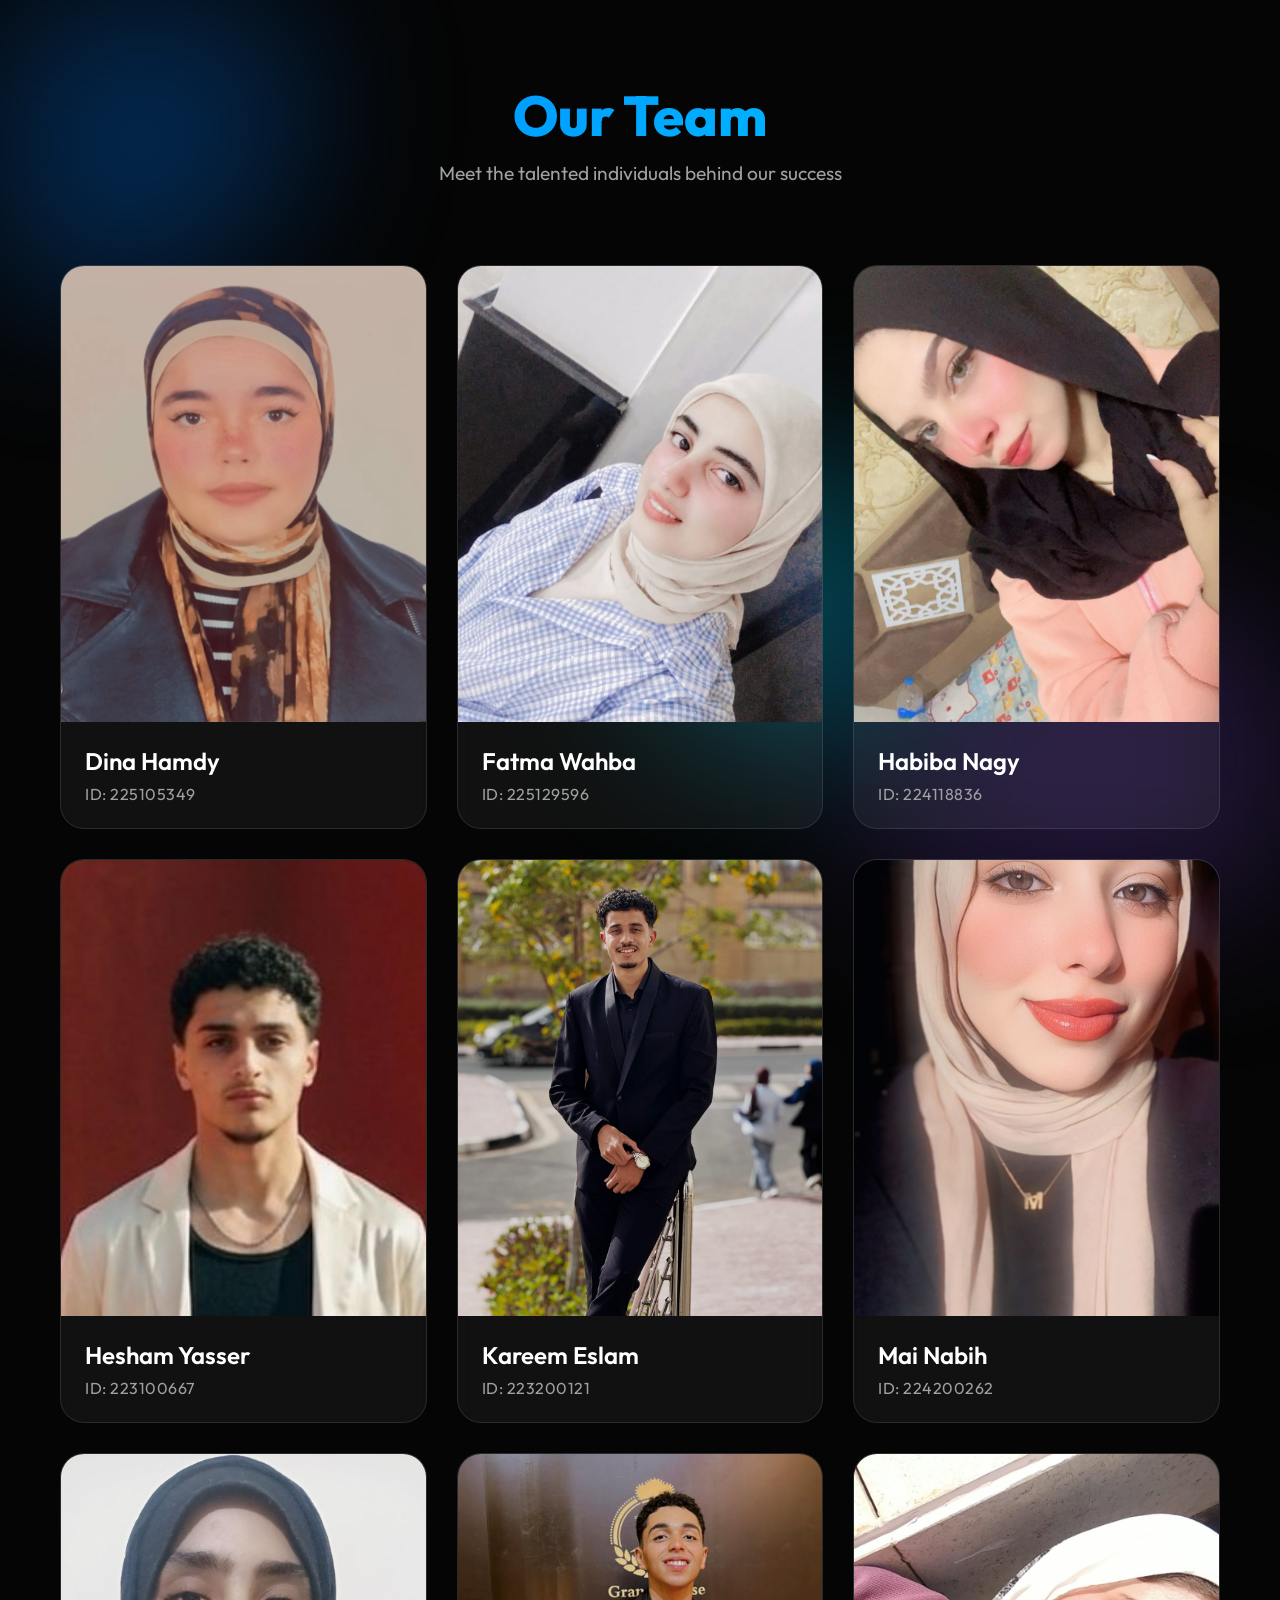
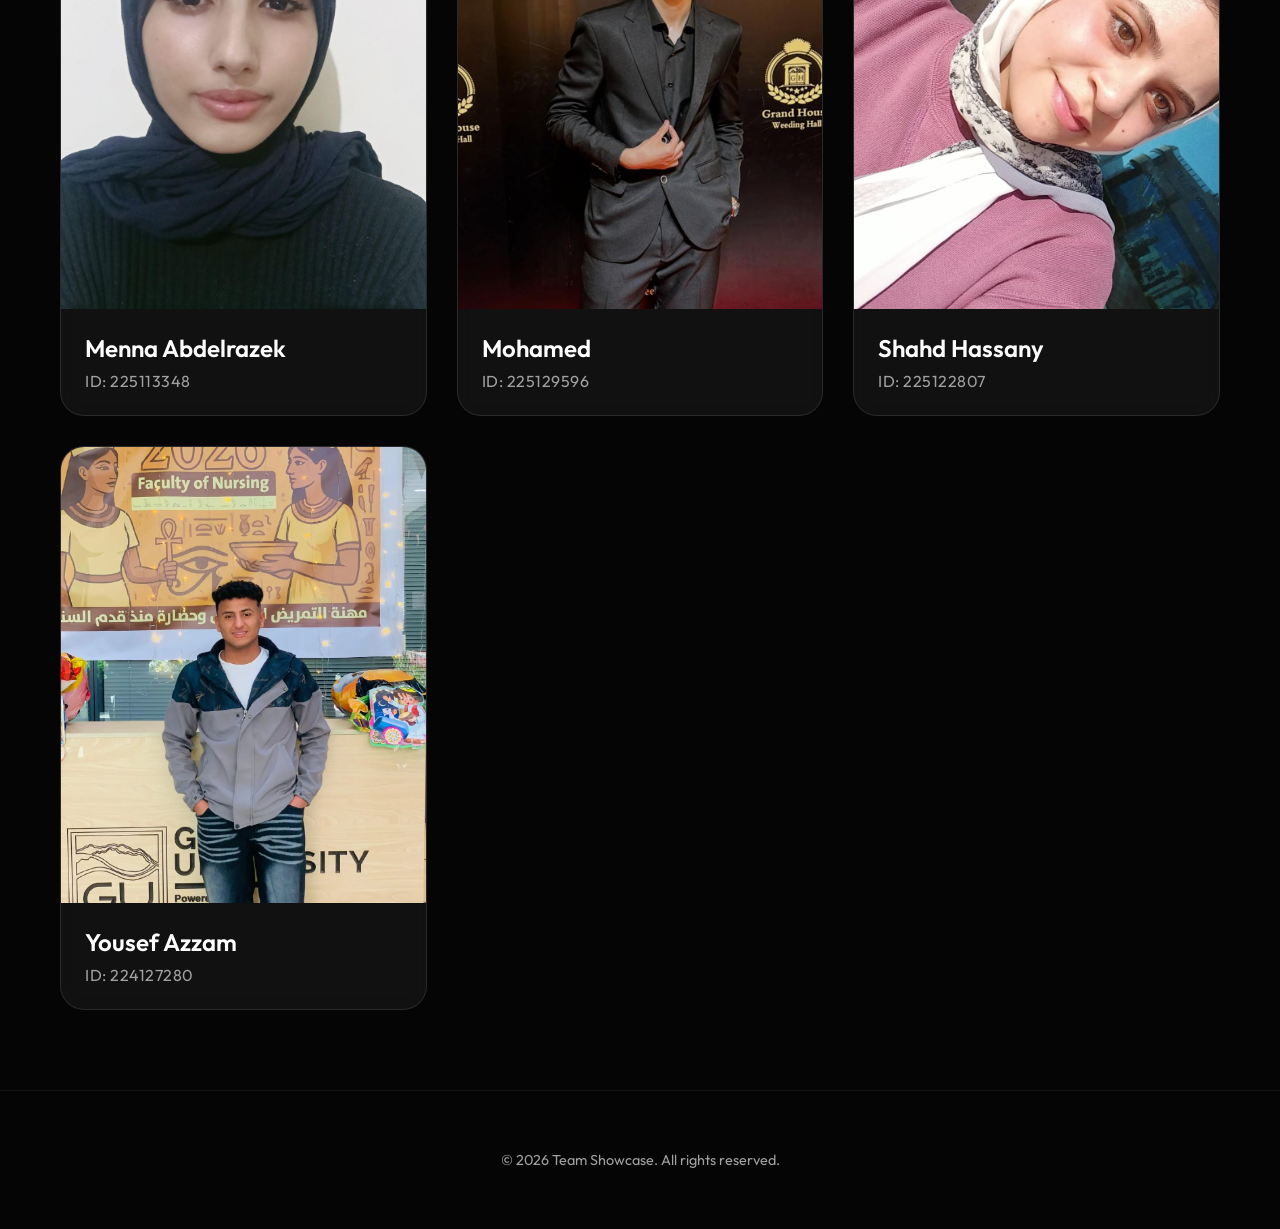
<file: index.html>
<!DOCTYPE html>
<html lang="en">
<head>
    <meta charset="UTF-8">
    <meta name="viewport" content="width=device-width, initial-scale=1.0">
    <title>Team Gallery</title>
    <link rel="stylesheet" href="style.css">
    <link rel="preconnect" href="https://fonts.googleapis.com">
    <link rel="preconnect" href="https://fonts.gstatic.com" crossorigin>
    <link href="https://fonts.googleapis.com/css2?family=Outfit:wght@300;400;600;800&display=swap" rel="stylesheet">
</head>
<body>
    <div class="background-blobs">
        <div class="blob blob-1"></div>
        <div class="blob blob-2"></div>
        <div class="blob blob-3"></div>
    </div>

    <header>
        <h1>Our Team</h1>
        <p>Meet the talented individuals behind our success</p>
    </header>

    <main>
        <div class="gallery-grid" id="gallery">
            <!-- Gallery items will be injected here if needed, or hardcoded for static simplicity -->
            <div class="card">
                <div class="image-container">
                    <img src="dina hamdy - 225105349.jpeg" alt="Dina Hamdy">
                </div>
                <div class="card-info">
                    <h3>Dina Hamdy</h3>
                    <p class="id">ID: 225105349</p>
                </div>
            </div>

            <div class="card">
                <div class="image-container">
                    <img src="fatma wahba - 225129596.jpeg" alt="Fatma Wahba">
                </div>
                <div class="card-info">
                    <h3>Fatma Wahba</h3>
                    <p class="id">ID: 225129596</p>
                </div>
            </div>

            <div class="card">
                <div class="image-container">
                    <img src="habiba nagy - 224118836.jpeg" alt="Habiba Nagy">
                </div>
                <div class="card-info">
                    <h3>Habiba Nagy</h3>
                    <p class="id">ID: 224118836</p>
                </div>
            </div>

            <div class="card">
                <div class="image-container">
                    <img src="hesham yasser - 223100667.jpeg" alt="Hesham Yasser">
                </div>
                <div class="card-info">
                    <h3>Hesham Yasser</h3>
                    <p class="id">ID: 223100667</p>
                </div>
            </div>

            <div class="card">
                <div class="image-container">
                    <img src="kareem eslam- 223200121.jpeg" alt="Kareem Eslam">
                </div>
                <div class="card-info">
                    <h3>Kareem Eslam</h3>
                    <p class="id">ID: 223200121</p>
                </div>
            </div>

            <div class="card">
                <div class="image-container">
                    <img src="mai nabih - 224200262.jpeg" alt="Mai Nabih">
                </div>
                <div class="card-info">
                    <h3>Mai Nabih</h3>
                    <p class="id">ID: 224200262</p>
                </div>
            </div>

            <div class="card">
                <div class="image-container">
                    <img src="menna abdelrazek - 225113348.jpeg" alt="Menna Abdelrazek">
                </div>
                <div class="card-info">
                    <h3>Menna Abdelrazek</h3>
                    <p class="id">ID: 225113348</p>
                </div>
            </div>

            <div class="card">
                <div class="image-container">
                    <img src="mohamed - 225129596.jpeg" alt="Mohamed">
                </div>
                <div class="card-info">
                    <h3>Mohamed</h3>
                    <p class="id">ID: 225129596</p>
                </div>
            </div>

            <div class="card">
                <div class="image-container">
                    <img src="shahd hassany - 225122807.jpeg" alt="Shahd Hassany">
                </div>
                <div class="card-info">
                    <h3>Shahd Hassany</h3>
                    <p class="id">ID: 225122807</p>
                </div>
            </div>

            <div class="card">
                <div class="image-container">
                    <img src="yousef azzam - 224127280.jpeg" alt="Yousef Azzam">
                </div>
                <div class="card-info">
                    <h3>Yousef Azzam</h3>
                    <p class="id">ID: 224127280</p>
                </div>
            </div>
        </div>
    </main>

    <footer>
        <p>&copy; 2026 Team Showcase. All rights reserved.</p>
    </footer>
</body>
</html>
</file>
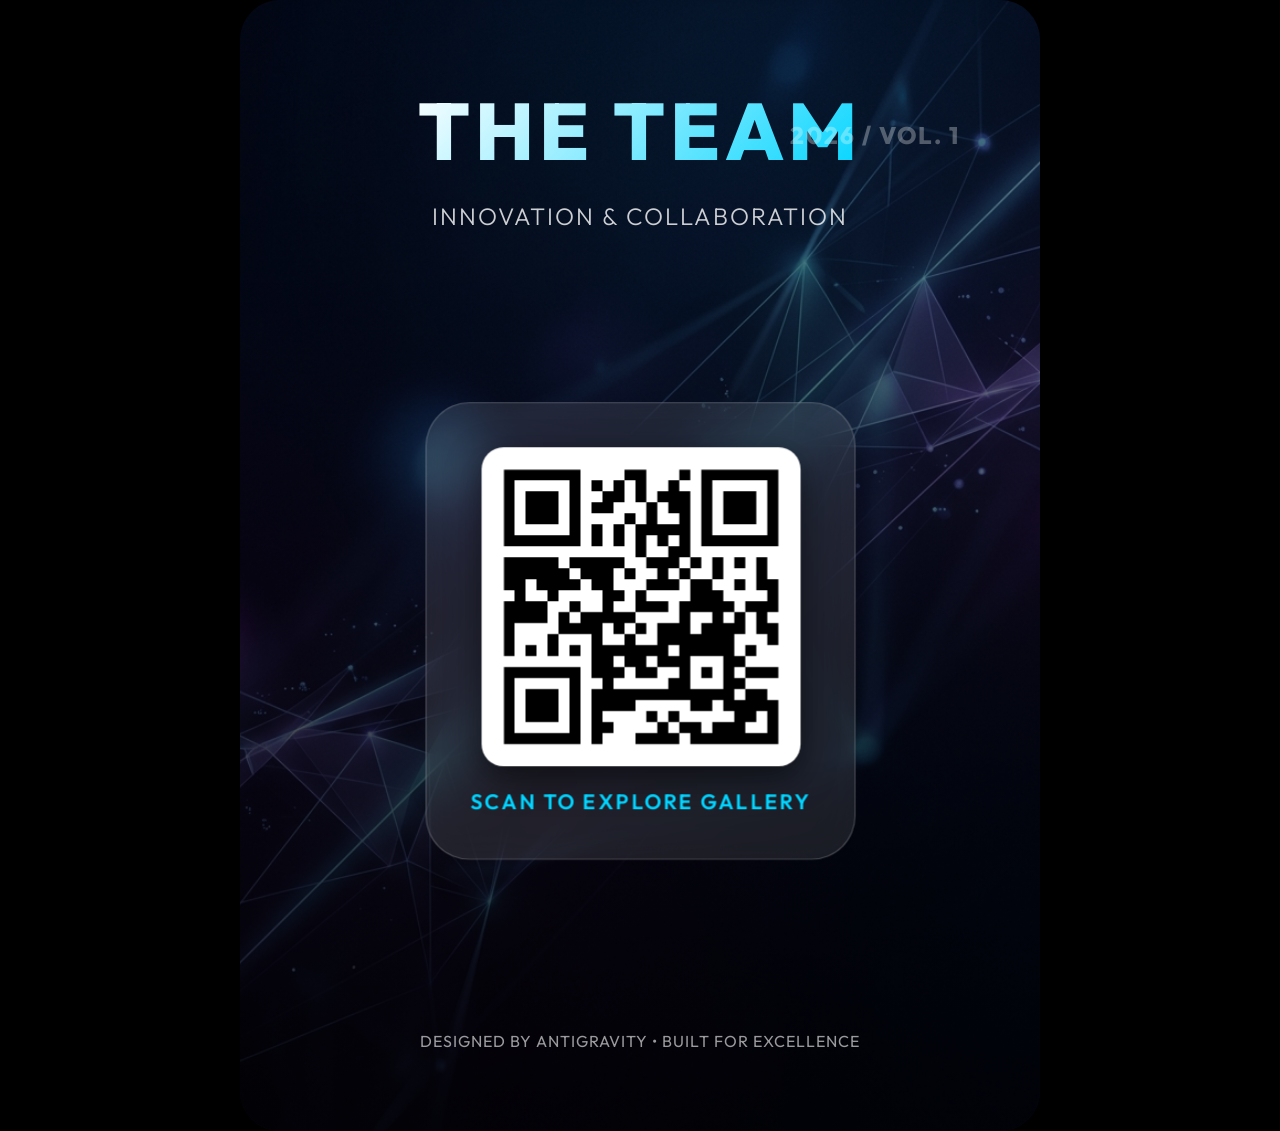
<file: poster.html>
<!DOCTYPE html>
<html lang="en">
<head>
    <meta charset="UTF-8">
    <meta name="viewport" content="width=device-width, initial-scale=1.0">
    <title>Team Poster</title>
    <link rel="preconnect" href="https://fonts.googleapis.com">
    <link rel="preconnect" href="https://fonts.gstatic.com" crossorigin>
    <link href="https://fonts.googleapis.com/css2?family=Outfit:wght@300;400;600;800&display=swap" rel="stylesheet">
    <style>
        :root {
            --accent: #00d4ff;
            --text: #ffffff;
        }

        * {
            margin: 0;
            padding: 0;
            box-sizing: border-box;
        }

        body {
            font-family: 'Outfit', sans-serif;
            background-color: #000;
            display: flex;
            justify-content: center;
            align-items: center;
            min-height: 100vh;
            color: var(--text);
        }

        .poster {
            position: relative;
            width: 800px;
            height: 1131px; /* A4 Ratio approx */
            background: url('poster_bg.png') no-repeat center center;
            background-size: cover;
            border-radius: 40px;
            overflow: hidden;
            box-shadow: 0 50px 100px rgba(0, 0, 0, 0.8);
            display: flex;
            flex-direction: column;
            align-items: center;
            padding: 80px 40px;
            text-align: center;
        }

        .poster::before {
            content: '';
            position: absolute;
            inset: 0;
            background: linear-gradient(to bottom, rgba(0,0,0,0.4) 0%, rgba(0,0,0,0.8) 100%);
            z-index: 1;
        }

        .content {
            position: relative;
            z-index: 2;
            width: 100%;
            height: 100%;
            display: flex;
            flex-direction: column;
            justify-content: space-between;
            align-items: center;
        }

        .header h1 {
            font-size: 5rem;
            font-weight: 800;
            text-transform: uppercase;
            letter-spacing: 5px;
            margin-bottom: 20px;
            background: linear-gradient(135deg, #fff 0%, var(--accent) 100%);
            -webkit-background-clip: text;
            -webkit-text-fill-color: transparent;
        }

        .header p {
            font-size: 1.5rem;
            font-weight: 300;
            letter-spacing: 2px;
            color: rgba(255,255,255,0.8);
        }

        .qr-section {
            background: rgba(255, 255, 255, 0.1);
            backdrop-filter: blur(20px);
            padding: 40px;
            border-radius: 40px;
            border: 1px solid rgba(255, 255, 255, 0.2);
            display: flex;
            flex-direction: column;
            align-items: center;
            gap: 20px;
            transform: scale(1.1);
        }

        .qr-container {
            background: #fff;
            padding: 20px;
            border-radius: 20px;
            box-shadow: 0 10px 30px rgba(0,0,0,0.5);
        }

        .qr-container img {
            width: 250px;
            height: 250px;
            display: block;
        }

        .qr-section span {
            font-size: 1.2rem;
            font-weight: 600;
            color: var(--accent);
            text-transform: uppercase;
            letter-spacing: 2px;
        }

        .footer {
            font-size: 1rem;
            opacity: 0.6;
            letter-spacing: 1px;
        }

        .decoration {
            position: absolute;
            top: 40px;
            right: 40px;
            font-weight: 800;
            font-size: 1.5rem;
            opacity: 0.3;
            letter-spacing: 2px;
        }
    </style>
</head>
<body>
    <div class="poster">
        <div class="content">
            <div class="decoration">2026 / VOL. 1</div>
            
            <div class="header">
                <h1>The Team</h1>
                <p>INNOVATION & COLLABORATION</p>
            </div>

            <div class="qr-section">
                <div class="qr-container">
                    <!-- QR Code API: Using a placeholder URL -->
                    <img src="qrcode.png" alt="QR Code">
                </div>
                <span>Scan to Explore Gallery</span>
            </div>

            <div class="footer">
                <p>DESIGNED BY ANTIGRAVITY &bull; BUILT FOR EXCELLENCE</p>
            </div>
        </div>
    </div>
</body>
</html>
</file>
<file: style.css>
:root {
    --bg-color: #050505;
    --card-bg: rgba(255, 255, 255, 0.05);
    --text-primary: #ffffff;
    --text-secondary: #a0a0a0;
    --accent-color: #007bff;
    --accent-gradient: linear-gradient(135deg, #007bff 0%, #00d4ff 100%);
    --card-shadow: 0 8px 32px 0 rgba(0, 0, 0, 0.37);
}

* {
    margin: 0;
    padding: 0;
    box-sizing: border-box;
}

body {
    font-family: 'Outfit', sans-serif;
    background-color: var(--bg-color);
    color: var(--text-primary);
    overflow-x: hidden;
    min-height: 100vh;
}

/* Background Blobs */
.background-blobs {
    position: fixed;
    top: 0;
    left: 0;
    width: 100%;
    height: 100%;
    z-index: -1;
    overflow: hidden;
    filter: blur(80px);
}

.blob {
    position: absolute;
    border-radius: 50%;
    opacity: 0.3;
    animation: move 20s infinite alternate;
}

.blob-1 {
    width: 400px;
    height: 400px;
    background: #007bff;
    top: -100px;
    left: -100px;
}

.blob-2 {
    width: 500px;
    height: 500px;
    background: #6f42c1;
    bottom: -200px;
    right: -100px;
    animation-delay: -5s;
}

.blob-3 {
    width: 300px;
    height: 300px;
    background: #00d4ff;
    top: 50%;
    left: 50%;
    animation-delay: -10s;
}

@keyframes move {
    from { transform: translate(0, 0) scale(1); }
    to { transform: translate(100px, 100px) scale(1.2); }
}

/* Header */
header {
    text-align: center;
    padding: 80px 20px 40px;
}

header h1 {
    font-size: 3.5rem;
    font-weight: 800;
    margin-bottom: 10px;
    background: var(--accent-gradient);
    -webkit-background-clip: text;
    -webkit-text-fill-color: transparent;
}

header p {
    font-size: 1.2rem;
    color: var(--text-secondary);
    max-width: 600px;
    margin: 0 auto;
}

/* Gallery Grid */
main {
    max-width: 1200px;
    margin: 0 auto;
    padding: 40px 20px;
}

.gallery-grid {
    display: grid;
    grid-template-columns: repeat(auto-fill, minmax(280px, 1fr));
    gap: 30px;
}

/* Card Styles */
.card {
    background: var(--card-bg);
    backdrop-filter: blur(10px);
    -webkit-backdrop-filter: blur(10px);
    border: 1px solid rgba(255, 255, 255, 0.1);
    border-radius: 24px;
    overflow: hidden;
    transition: transform 0.4s cubic-bezier(0.175, 0.885, 0.32, 1.275), box-shadow 0.4s ease;
    cursor: pointer;
}

.card:hover {
    transform: translateY(-10px);
    box-shadow: 0 20px 40px rgba(0, 0, 0, 0.4);
    border-color: rgba(255, 255, 255, 0.2);
}

.image-container {
    width: 100%;
    aspect-ratio: 4 / 5;
    overflow: hidden;
}

.image-container img {
    width: 100%;
    height: 100%;
    object-fit: cover;
    transition: transform 0.6s ease;
}

.card:hover .image-container img {
    transform: scale(1.1);
}

.card-info {
    padding: 24px;
    text-align: left;
}

.card-info h3 {
    font-size: 1.5rem;
    font-weight: 600;
    margin-bottom: 8px;
    color: var(--text-primary);
}

.card-info .id {
    font-size: 1rem;
    color: var(--text-secondary);
    font-weight: 400;
    letter-spacing: 0.5px;
}

/* Footer */
footer {
    text-align: center;
    padding: 60px 20px;
    color: var(--text-secondary);
    font-size: 0.9rem;
    border-top: 1px solid rgba(255, 255, 255, 0.05);
    margin-top: 40px;
}

/* Responsive adjustments */
@media (max-width: 768px) {
    header h1 {
        font-size: 2.5rem;
    }
    
    .gallery-grid {
        grid-template-columns: repeat(auto-fill, minmax(240px, 1fr));
        gap: 20px;
    }
}
</file>
